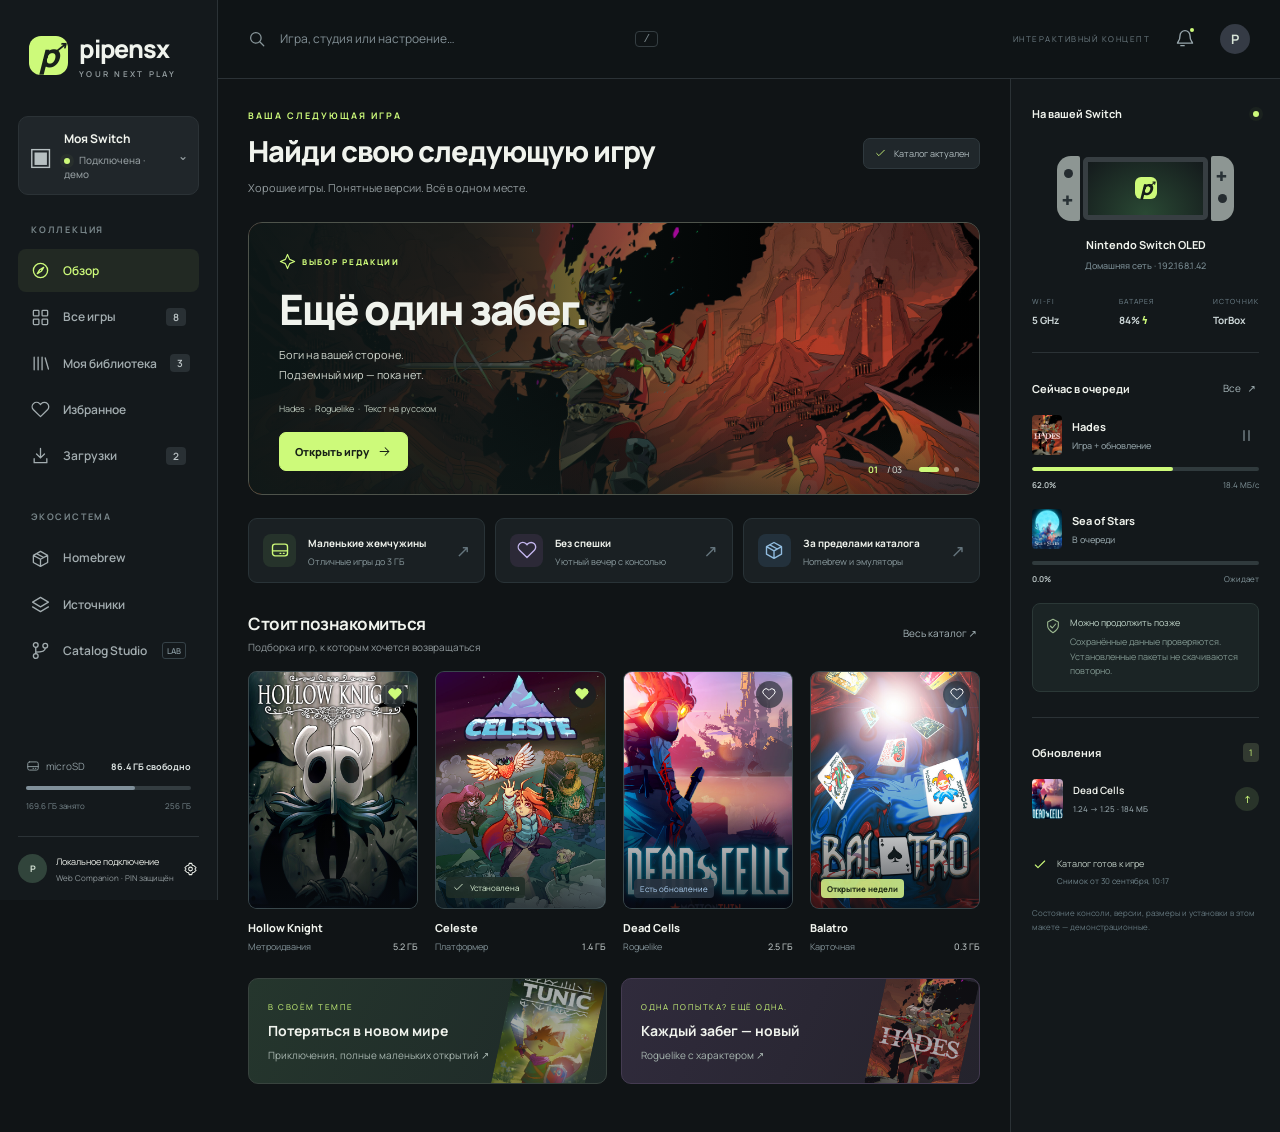
<file: docs/mockups/catalog-next/index.html>
<!doctype html>
<html lang="ru">
  <head>
    <meta charset="utf-8" />
    <meta name="viewport" content="width=device-width,initial-scale=1" />
    <meta name="theme-color" content="#101416" />
    <title>pipensx — следующий каталог</title>
    <link rel="stylesheet" href="style.css" />
  </head>
  <body>
    <div class="app">
      <aside class="sidebar">
        <a class="brand" href="#discover" aria-label="pipensx, главная"
          ><span class="brand-symbol">p<span>↗</span></span
          ><span>pipensx<small>YOUR NEXT PLAY</small></span></a
        >
        <div class="workspace">
          <span class="console-icon">▣</span>
          <div>
            Моя Switch<small
              ><i class="status-dot"></i> Подключена · демо</small
            >
          </div>
          <span class="subtle">⌄</span>
        </div>
        <div class="nav-label">КОЛЛЕКЦИЯ</div>
        <nav aria-label="Основная навигация">
          <button data-page="discover" class="nav-item active">
            <span data-icon="compass"></span>Обзор
          </button>
          <button data-page="catalog" class="nav-item">
            <span data-icon="grid"></span>Все игры<span class="nav-count"
              >8</span
            >
          </button>
          <button data-page="library" class="nav-item">
            <span data-icon="library"></span>Моя библиотека<span
              class="nav-count"
              id="library-count"
              >3</span
            >
          </button>
          <button data-page="favorites" class="nav-item">
            <span data-icon="heart"></span>Избранное
          </button>
          <button data-page="downloads" class="nav-item">
            <span data-icon="download"></span>Загрузки<span
              class="nav-count"
              id="queue-count"
              >2</span
            >
          </button>
        </nav>
        <div class="nav-label second-label">ЭКОСИСТЕМА</div>
        <nav aria-label="Источники и каталог">
          <button data-page="homebrew" class="nav-item">
            <span data-icon="box"></span>Homebrew
          </button>
          <button data-page="sources" class="nav-item">
            <span data-icon="layers"></span>Источники
          </button>
          <button data-page="pipeline" class="nav-item">
            <span data-icon="git"></span>Catalog Studio<span class="beta"
              >LAB</span
            >
          </button>
        </nav>
        <div class="sidebar-bottom">
          <div class="storage-label">
            <span data-icon="disk"></span>microSD
            <strong id="disk-free">86.4 ГБ свободно</strong>
          </div>
          <div class="storage-track"><span></span></div>
          <div class="storage-meta">
            <span>169.6 ГБ занято</span><span>256 ГБ</span>
          </div>
          <button class="profile" id="connection-button">
            <span class="avatar">P</span
            ><span
              >Локальное подключение<small
                >Web Companion · PIN защищён</small
              ></span
            ><span data-icon="settings"></span>
          </button>
        </div>
      </aside>
      <div class="shell">
        <header class="topbar">
          <button
            class="mobile-menu icon-button"
            id="menu-button"
            aria-label="Открыть меню"
          >
            <span data-icon="menu"></span>
          </button>
          <label class="global-search"
            ><span data-icon="search"></span
            ><input
              id="search"
              type="search"
              placeholder="Игра, студия или настроение…"
              aria-label="Поиск по каталогу"
            /><kbd>/</kbd></label
          >
          <div class="topbar-actions">
            <span class="demo-label">ИНТЕРАКТИВНЫЙ КОНЦЕПТ</span
            ><button
              class="icon-button"
              id="notifications-button"
              aria-label="Уведомления"
            >
              <span data-icon="bell"></span><i></i></button
            ><span class="avatar small">P</span>
          </div>
        </header>
        <div class="content-layout">
          <main id="main" tabindex="-1"></main>
          <aside class="activity" aria-label="Состояние консоли">
            <div class="activity-heading">
              На вашей Switch <i class="status-dot"></i>
            </div>
            <div class="device-art">
              <span class="joy left"></span>
              <div class="device-screen">
                <span class="brand-symbol mini">p<span>↗</span></span>
              </div>
              <span class="joy right"></span>
            </div>
            <div class="device-name">
              Nintendo Switch OLED<small>Домашняя сеть · 192.168.1.42</small>
            </div>
            <div class="device-stats">
              <span>WI-FI<strong>5 GHz</strong></span
              ><span
                >БАТАРЕЯ<strong>84% <span class="lime">ϟ</span></strong></span
              ><span>ИСТОЧНИК<strong>TorBox</strong></span>
            </div>
            <div class="divider"></div>
            <div class="section-mini">
              <h3>Сейчас в очереди</h3>
              <button class="text-button" data-page="downloads">
                Все <span>↗</span>
              </button>
            </div>
            <div id="mini-queue"></div>
            <div class="hint-card">
              <span data-icon="shield"></span>
              <div>
                Можно продолжить позже
                <p>
                  Сохранённые данные проверяются. Установленные пакеты не
                  скачиваются повторно.
                </p>
              </div>
            </div>
            <div class="divider"></div>
            <div class="section-mini">
              <h3>Обновления</h3>
              <span class="counter">1</span>
            </div>
            <button class="update-item" id="update-button">
              <img src="assets/dead.jpg" alt="" /><span
                >Dead Cells<small>1.24 → 1.25 · 184 МБ</small></span
              ><span class="circle-arrow">↑</span>
            </button>
            <div class="catalog-status">
              <span data-icon="check"></span>
              <div>
                Каталог готов к игре<small id="catalog-time"
                  >Снимок от 30 сентября, 10:17</small
                >
              </div>
            </div>
            <p class="demo-note">
              Состояние консоли, версии, размеры и установки в этом макете —
              демонстрационные.
            </p>
          </aside>
        </div>
      </div>
    </div>
    <dialog id="game-dialog" aria-labelledby="dialog-title"></dialog>
    <dialog id="info-dialog" class="info-dialog"></dialog>
    <div id="toast" class="toast" role="status" aria-live="polite"></div>
    <script src="app.js"></script>
  </body>
</html>
</file>
<file: docs/mockups/catalog-next/style.css>
@import url("https://fonts.googleapis.com/css2?family=Manrope:wght@400;500;600;650;700;800&display=swap");
.nav-item {
  white-space: nowrap;
}
.hero-tag svg {
  width: 17px;
  height: 17px;
}
.cover-badge svg {
  width: 13px;
  height: 13px;
}
.global-search input:focus-visible {
  outline-offset: 6px;
}
:root {
  color-scheme: dark;
  --bg: #101416;
  --panel: #191e21;
  --line: #2b3236;
  --text: #f0f3ed;
  --muted: #929b9e;
  --lime: #cdfa7a;
  --sidebar: 218px;
  --font: Manrope, system-ui, -apple-system, sans-serif;
}
* {
  box-sizing: border-box;
}
body {
  margin: 0;
  background: var(--bg);
  color: var(--text);
  font: 13px var(--font);
}
button,
input,
select {
  font: inherit;
}
button,
a,
input,
select {
  -webkit-tap-highlight-color: transparent;
}
button {
  cursor: pointer;
  color: inherit;
}
button {
  border: 0;
}
a {
  color: inherit;
  text-decoration: none;
}
button:focus-visible,
a:focus-visible,
input:focus-visible,
select:focus-visible {
  outline: 2px solid var(--lime);
  outline-offset: 4px;
}
button:disabled {
  opacity: 0.45;
  cursor: wait;
}
svg {
  width: 20px;
  height: 20px;
  fill: none;
  stroke: currentColor;
  stroke-width: 1.65;
  stroke-linecap: round;
  stroke-linejoin: round;
  vertical-align: middle;
}
h1,
h2,
h3,
p {
  margin: 0;
}
button {
  transition:
    background 0.16s,
    transform 0.16s,
    color 0.16s;
}
small {
  display: block;
}
i.status-dot {
  display: inline-block;
  background: var(--lime);
  width: 6px;
  height: 6px;
  border-radius: 50%;
  box-shadow: 0 0 0 4px #cdfa7a0b;
  margin-right: 7px;
}
.lime {
  color: var(--lime);
}
.subtle {
  color: var(--muted);
}
.sidebar {
  position: fixed;
  inset: 0 auto 0 0;
  width: var(--sidebar);
  border-right: 1px solid var(--line);
  background: #14191c;
  display: flex;
  flex-direction: column;
  padding: 31px 18px 0;
  z-index: 20;
}
.brand {
  display: flex;
  gap: 11px;
  align-items: center;
  padding: 0 11px;
  font-size: 25px;
  font-weight: 800;
  letter-spacing: -1.2px;
}
.brand small {
  font-size: 8px;
  font-weight: 650;
  color: var(--muted);
  letter-spacing: 2.25px;
  margin-top: 2px;
}
.brand-symbol {
  display: inline-flex;
  align-items: center;
  justify-content: center;
  position: relative;
  background: var(--lime);
  color: #18201b;
  width: 39px;
  height: 39px;
  border-radius: 12px;
  font-size: 32px;
  font-weight: 800;
  font-style: italic;
  line-height: 1;
}
.brand-symbol > span {
  position: absolute;
  font-size: 17px;
  right: 3px;
  top: 3px;
}
.workspace {
  margin: 37px 0 28px;
  padding: 13px 10px;
  background: #20262a;
  border: 1px solid #2b3236;
  border-radius: 10px;
  display: flex;
  gap: 11px;
  align-items: center;
  font-size: 12px;
  font-weight: 700;
}
.workspace small {
  margin-top: 6px;
  font-size: 10px;
  color: var(--muted);
  font-weight: 500;
}
.workspace > .subtle {
  margin-left: auto;
}
.console-icon {
  font-size: 25px;
  color: #b6bfc1;
}
.nav-label {
  font-size: 9px;
  letter-spacing: 1.8px;
  color: #788589;
  font-weight: 700;
  margin: 0 13px 10px;
}
.nav-item {
  display: flex;
  align-items: center;
  width: 100%;
  gap: 13px;
  padding: 12px 13px;
  margin: 3px 0;
  background: transparent;
  border-radius: 8px;
  color: #a3adb0;
  text-align: left;
  font-size: 12px;
  font-weight: 600;
}
.nav-item:hover {
  background: #20272a;
  color: white;
}
.nav-item.active {
  background: #cdfa7a12;
  color: var(--lime);
}
.nav-item svg {
  width: 19px;
  height: 19px;
}
.nav-count {
  margin-left: auto;
  font-size: 10px;
  min-width: 20px;
  padding: 2px 5px;
  border-radius: 4px;
  background: #293034;
  text-align: center;
  color: #bdc5c7;
}
.second-label {
  margin-top: 30px;
}
.beta {
  font-size: 8px;
  color: #84949b;
  border: 1px solid #364248;
  padding: 2px 4px;
  border-radius: 3px;
  margin-left: auto;
}
.sidebar-bottom {
  margin-top: auto;
  padding: 30px 8px 0;
}
.storage-label {
  display: flex;
  align-items: center;
  gap: 6px;
  font-size: 10px;
  color: #8c999e;
}
.storage-label svg {
  width: 14px;
}
.storage-label strong {
  margin-left: auto;
  color: #d9e0df;
  font-size: 9px;
}
.storage-track {
  height: 4px;
  background: #333c40;
  border-radius: 4px;
  margin: 10px 0;
}
.storage-track span {
  display: block;
  height: 100%;
  width: 66%;
  background: #80909a;
  border-radius: 4px;
}
.storage-meta {
  display: flex;
  justify-content: space-between;
  font-size: 8px;
  color: #79888e;
}
.profile {
  margin: 25px -8px 0;
  padding: 17px 0;
  border-top: 1px solid var(--line);
  display: flex;
  align-items: center;
  gap: 9px;
  background: none;
  width: calc(100% + 16px);
  text-align: left;
  font-size: 9px;
}
.profile small {
  font-size: 8px;
  color: var(--muted);
  margin-top: 4px;
}
.profile svg {
  width: 15px;
}
.avatar {
  width: 29px;
  height: 29px;
  border-radius: 50%;
  background: #31443b;
  color: #d7e4d7;
  display: inline-flex;
  align-items: center;
  justify-content: center;
  font-weight: 700;
  flex-shrink: 0;
}
.avatar.small {
  width: 30px;
  height: 30px;
  background: #353b45;
}
.shell {
  margin-left: var(--sidebar);
}
.topbar {
  height: 79px;
  border-bottom: 1px solid var(--line);
  display: flex;
  align-items: center;
  justify-content: space-between;
  padding: 0 30px;
  background: #101416e8;
  gap: 20px;
}
.global-search {
  display: flex;
  align-items: center;
  gap: 12px;
  max-width: 410px;
  flex: 1;
  color: #89979b;
}
.global-search svg {
  width: 18px;
}
.global-search input {
  background: transparent;
  border: 0;
  color: var(--text);
  width: 100%;
  font-size: 12px;
  outline: 0;
}
.global-search input::placeholder {
  color: #839096;
}
.global-search kbd {
  color: #7c898d;
  border: 1px solid #353e42;
  border-radius: 4px;
  padding: 1px 7px;
  font-size: 11px;
}
.topbar-actions {
  display: flex;
  align-items: center;
  gap: 20px;
}
.demo-label {
  font-size: 8px;
  letter-spacing: 1.5px;
  color: #6f7e85;
}
.icon-button {
  position: relative;
  background: transparent;
  color: #98a6ac;
  padding: 5px;
  border-radius: 6px;
  display: inline-flex;
  align-items: center;
  justify-content: center;
}
.icon-button:hover {
  background: #2b3338;
  color: white;
}
.icon-button i {
  position: absolute;
  top: 4px;
  right: 6px;
  width: 4px;
  height: 4px;
  background: var(--lime);
  border-radius: 50%;
}
.mobile-menu {
  display: none;
}
.content-layout {
  display: grid;
  grid-template-columns: minmax(0, 1fr) 270px;
}
main {
  padding: 30px 30px 48px;
  min-width: 0;
}
.page-header {
  display: flex;
  justify-content: space-between;
  align-items: center;
  margin-bottom: 24px;
  gap: 14px;
}
.eyebrow {
  font-size: 9px;
  font-weight: 700;
  letter-spacing: 2px;
  color: var(--lime);
  text-transform: uppercase;
  margin-bottom: 9px;
}
.page-header h1 {
  font-size: 29px;
  letter-spacing: -1px;
  font-weight: 800;
}
.page-header p {
  font-size: 11px;
  color: var(--muted);
  margin-top: 8px;
  line-height: 1.7;
}
.sync-chip {
  white-space: nowrap;
  background: #20272b;
  border: 1px solid #2f393e;
  padding: 8px 10px;
  border-radius: 7px;
  font-size: 9px;
  color: #b2bec1;
  display: flex;
  align-items: center;
  gap: 7px;
}
.sync-chip svg {
  width: 13px;
  height: 13px;
  color: var(--lime);
}
.hero {
  position: relative;
  height: 273px;
  overflow: hidden;
  border-radius: 14px;
  background: #2c2825;
  margin-bottom: 23px;
  border: 1px solid #4e534b;
}
.hero > img {
  position: absolute;
  inset: 0;
  width: 100%;
  height: 100%;
  object-fit: cover;
  object-position: 65% 40%;
}
.hero:after {
  content: "";
  position: absolute;
  inset: 0;
  background:
    linear-gradient(
      90deg,
      rgba(13, 23, 23, 0.97) 0%,
      rgba(13, 23, 23, 0.82) 31%,
      rgba(13, 23, 23, 0.05) 78%
    ),
    linear-gradient(0deg, rgba(13, 23, 23, 0.65), transparent 45%);
}
.hero-copy {
  position: relative;
  z-index: 1;
  padding: 30px;
  width: 58%;
}
.hero-tag {
  display: inline-flex;
  align-items: center;
  gap: 6px;
  font-size: 8px;
  font-weight: 800;
  letter-spacing: 1.7px;
  color: var(--lime);
  margin-bottom: 15px;
}
.hero-copy h2 {
  font-size: 42px;
  letter-spacing: -1.7px;
  line-height: 1.15;
  font-weight: 800;
}
.hero-copy p {
  color: #d2d9d0;
  font-size: 11px;
  line-height: 1.8;
  margin: 12px 0 17px;
  max-width: 280px;
}
.hero-meta {
  font-size: 9px;
  color: #b6c3b6;
  margin-bottom: 17px;
}
.hero-bottom {
  position: absolute;
  bottom: 18px;
  right: 20px;
  z-index: 1;
  font-size: 9px;
  color: #e5eee3;
  display: flex;
  gap: 9px;
  align-items: center;
}
.hero-bottom b {
  color: var(--lime);
}
.hero-dots {
  display: flex;
  gap: 5px;
  margin-left: 8px;
}
.hero-dots span {
  width: 5px;
  height: 5px;
  border-radius: 50%;
  background: #ffffff50;
}
.hero-dots span:first-child {
  width: 20px;
  background: var(--lime);
  border-radius: 3px;
}
.btn {
  display: inline-flex;
  align-items: center;
  justify-content: center;
  gap: 8px;
  padding: 11px 15px;
  background: var(--lime);
  border: 1px solid var(--lime);
  border-radius: 7px;
  color: #182117;
  font-size: 11px;
  font-weight: 800;
}
.btn:hover {
  background: #defba8;
  border-color: #defba8;
  transform: translateY(-1px);
}
.btn svg {
  width: 15px;
  height: 15px;
}
.btn.secondary {
  background: #242c30;
  border-color: #39464c;
  color: #d7e0e2;
}
.btn.secondary:hover {
  background: #303a3e;
}
.btn.ghost {
  background: transparent;
  border-color: #39464c;
  color: #d7e0e2;
}
.btn.danger {
  background: #382528;
  border-color: #543438;
  color: #e5a3a3;
}
.discover-shortcuts {
  display: grid;
  grid-template-columns: repeat(3, 1fr);
  gap: 10px;
  margin-bottom: 29px;
}
.shortcut {
  display: flex;
  align-items: center;
  text-align: left;
  gap: 12px;
  background: #1a2023;
  border: 1px solid #293337;
  border-radius: 9px;
  padding: 14px;
}
.shortcut:hover {
  border-color: #6f8755;
  background: #20282b;
}
.shortcut-icon {
  width: 33px;
  height: 33px;
  display: flex;
  align-items: center;
  justify-content: center;
  background: #26332b;
  color: var(--lime);
  border-radius: 8px;
  flex-shrink: 0;
}
.shortcut:nth-child(2) .shortcut-icon {
  background: #2c2937;
  color: #c3b5ed;
}
.shortcut:nth-child(3) .shortcut-icon {
  background: #23313c;
  color: #91bcdf;
}
.shortcut strong {
  font-size: 10px;
}
.shortcut small {
  color: #8b9b9f;
  font-size: 9px;
  margin-top: 4px;
}
.shortcut .arrow {
  margin-left: auto;
  font-size: 17px;
  color: #65757d;
}
.section-heading {
  display: flex;
  align-items: center;
  justify-content: space-between;
  gap: 10px;
  margin-bottom: 17px;
}
.section-heading h2 {
  font-size: 17px;
  letter-spacing: -0.5px;
}
.section-heading p {
  color: var(--muted);
  font-size: 10px;
  margin-top: 5px;
}
.text-button {
  color: #a6b5b9;
  font-size: 10px;
  background: none;
  padding: 3px;
  display: flex;
  gap: 7px;
  align-items: center;
}
.text-button:hover {
  color: var(--lime);
}
.game-grid {
  display: grid;
  grid-template-columns: repeat(4, minmax(0, 1fr));
  gap: 17px;
}
.game-card {
  min-width: 0;
}
.cover-wrap {
  position: relative;
  aspect-ratio: 2/2.8;
  border-radius: 9px;
  overflow: hidden;
  background: #29383d;
  border: 1px solid #ffffff13;
  transition:
    transform 0.2s,
    border-color 0.2s;
  cursor: pointer;
}
.cover-wrap:hover {
  transform: translateY(-4px);
  border-color: #cdfa7a88;
}
.cover-wrap img {
  width: 100%;
  height: 100%;
  object-fit: cover;
}
.cover-wrap:after {
  content: "";
  position: absolute;
  inset: 55% 0 0;
  background: linear-gradient(transparent, #080d13bb);
  pointer-events: none;
}
.game-open {
  position: absolute;
  inset: 0;
  width: 100%;
  background: transparent;
  z-index: 1;
}
.heart-button {
  position: absolute;
  right: 9px;
  top: 9px;
  z-index: 2;
  background: #14202499;
  backdrop-filter: blur(7px);
  width: 27px;
  height: 27px;
  display: flex;
  align-items: center;
  justify-content: center;
  color: #fff;
  border-radius: 50%;
}
.heart-button svg {
  width: 14px;
  height: 14px;
}
.heart-button.saved {
  color: var(--lime);
}
.heart-button.saved svg {
  fill: var(--lime);
  stroke: var(--lime);
}
.cover-badge {
  position: absolute;
  bottom: 10px;
  left: 10px;
  z-index: 2;
  pointer-events: none;
  display: flex;
  align-items: center;
  gap: 5px;
  border-radius: 4px;
  padding: 4px 6px;
  font-size: 8px;
  background: #202e27dd;
  color: #d9eed3;
}
.cover-badge.new {
  background: #d8f68bdc;
  color: #223019;
  font-weight: 800;
}
.cover-badge.update {
  background: #293441eb;
  color: #afd2f4;
}
.game-title {
  font-size: 11px;
  font-weight: 750;
  margin-top: 11px;
  white-space: nowrap;
  overflow: hidden;
  text-overflow: ellipsis;
}
.game-subtitle {
  color: #829298;
  font-size: 9px;
  margin-top: 5px;
  display: flex;
  justify-content: space-between;
  gap: 5px;
}
.game-subtitle b {
  font-weight: 500;
  color: #b5bdbd;
}
.collections {
  display: grid;
  grid-template-columns: 1fr 1fr;
  gap: 14px;
  margin-top: 25px;
}
.collection {
  position: relative;
  padding: 19px;
  border: 1px solid #38433e;
  background: linear-gradient(115deg, #25362d, #1e2928);
  border-radius: 10px;
  text-align: left;
  overflow: hidden;
  min-height: 106px;
}
.collection:nth-child(2) {
  background: linear-gradient(115deg, #302b3c, #24232c);
  border-color: #443b51;
}
.collection h3 {
  font-size: 14px;
  position: relative;
  z-index: 1;
}
.collection p {
  font-size: 10px;
  color: #a7b5af;
  margin-top: 8px;
  position: relative;
  z-index: 1;
}
.collection small {
  font-size: 8px;
  letter-spacing: 1.5px;
  color: var(--lime);
  margin-bottom: 9px;
}
.collection .collection-art {
  position: absolute;
  right: 13px;
  bottom: -27px;
  width: 92px;
  transform: rotate(12deg);
  border-radius: 5px;
  opacity: 0.6;
}
.activity {
  border-left: 1px solid var(--line);
  padding: 27px 21px;
  min-height: calc(100vh - 79px);
  background: #13181b;
}
.activity-heading {
  display: flex;
  justify-content: space-between;
  align-items: center;
  font-size: 11px;
  font-weight: 700;
}
.activity-heading .status-dot {
  margin: 0;
}
.device-art {
  display: flex;
  justify-content: center;
  align-items: center;
  height: 116px;
  padding-top: 18px;
}
.device-screen {
  height: 63px;
  width: 125px;
  border: 5px solid #373e42;
  border-radius: 5px;
  background: radial-gradient(ellipse at bottom, #2a4934, #141a1c);
  display: flex;
  align-items: center;
  justify-content: center;
}
.mini {
  width: 22px;
  height: 22px;
  border-radius: 6px;
  font-size: 20px;
}
.mini > span {
  font-size: 10px;
  top: 2px;
  right: 1px;
}
.joy {
  position: relative;
  height: 65px;
  width: 23px;
  background: #8d9693;
}
.joy.left {
  border-radius: 14px 2px 2px 14px;
  margin-right: 3px;
}
.joy.right {
  border-radius: 2px 14px 14px 2px;
  margin-left: 3px;
}
.joy:before {
  content: "";
  position: absolute;
  width: 9px;
  height: 9px;
  background: #252c30;
  border-radius: 50%;
  left: 7px;
  top: 13px;
}
.joy:after {
  content: "✚";
  position: absolute;
  color: #293236;
  font-size: 13px;
  left: 5px;
  bottom: 12px;
}
.joy.right:before {
  top: 38px;
}
.joy.right:after {
  top: 11px;
  bottom: auto;
}
.device-name {
  text-align: center;
  font-size: 11px;
  font-weight: 700;
}
.device-name small {
  color: #778990;
  font-size: 9px;
  margin-top: 7px;
  font-weight: 500;
}
.device-stats {
  display: flex;
  justify-content: space-between;
  margin-top: 25px;
}
.device-stats > span {
  color: #70838c;
  font-size: 7px;
  letter-spacing: 1px;
}
.device-stats strong {
  display: block;
  color: #cdd7d8;
  font-size: 10px;
  margin-top: 7px;
  letter-spacing: 0;
}
.divider {
  height: 1px;
  background: var(--line);
  margin: 25px 0;
}
.section-mini {
  display: flex;
  justify-content: space-between;
  align-items: center;
  margin-bottom: 17px;
}
.section-mini h3 {
  font-size: 11px;
}
.mini-task {
  margin-bottom: 19px;
}
.mini-task-top {
  display: flex;
  gap: 10px;
  align-items: center;
}
.mini-task img {
  height: 40px;
  width: 30px;
  object-fit: cover;
  border-radius: 4px;
}
.mini-task-title {
  font-size: 11px;
  font-weight: 700;
  flex: 1;
}
.mini-task-title small {
  color: #8d9ca1;
  font-size: 9px;
  margin-top: 5px;
  font-weight: 500;
}
.mini-task .icon-button svg {
  width: 15px;
  height: 15px;
}
.progress-track {
  height: 4px;
  background: #303a3d;
  border-radius: 4px;
  margin: 12px 0 8px;
  overflow: hidden;
}
.progress-track span {
  display: block;
  background: var(--lime);
  height: 100%;
  border-radius: 4px;
  transition: width 0.6s;
}
.progress-meta {
  display: flex;
  justify-content: space-between;
  font-size: 8px;
  color: #85989e;
}
.progress-meta b {
  color: #ced9d9;
  font-weight: 600;
}
.hint-card {
  display: flex;
  gap: 9px;
  align-items: flex-start;
  background: #1b2425;
  border: 1px solid #2b3837;
  border-radius: 8px;
  padding: 12px;
  color: #c1d6ca;
  font-size: 9px;
  line-height: 1.6;
}
.hint-card svg {
  color: #9ab78f;
  width: 16px;
  height: 16px;
  flex-shrink: 0;
  margin-top: 2px;
}
.hint-card p {
  color: #819790;
  font-size: 9px;
  margin-top: 5px;
}
.counter {
  background: #323a31;
  color: var(--lime);
  border-radius: 4px;
  padding: 3px 6px;
  font-size: 9px;
}
.update-item {
  display: flex;
  align-items: center;
  width: 100%;
  gap: 10px;
  background: none;
  text-align: left;
  padding: 0;
}
.update-item img {
  width: 31px;
  height: 40px;
  object-fit: cover;
  border-radius: 4px;
}
.update-item > span {
  font-size: 10px;
  font-weight: 600;
}
.update-item small {
  color: #91a0a6;
  font-size: 8px;
  margin-top: 6px;
  font-weight: 500;
}
.circle-arrow {
  margin-left: auto;
  background: #29342a;
  color: var(--lime);
  width: 24px;
  height: 24px;
  border-radius: 50%;
  display: flex;
  align-items: center;
  justify-content: center;
}
.catalog-status {
  display: flex;
  gap: 9px;
  margin-top: 38px;
  color: #c0cdc4;
  font-size: 9px;
}
.catalog-status svg {
  width: 16px;
  height: 16px;
  color: var(--lime);
}
.catalog-status small {
  color: #73878e;
  font-size: 8px;
  margin-top: 5px;
}
.demo-note {
  color: #65787f;
  font-size: 8px;
  line-height: 1.8;
  margin-top: 20px;
}
.filters {
  display: flex;
  flex-wrap: wrap;
  gap: 8px;
  align-items: center;
  margin-bottom: 22px;
}
.filter-chip {
  background: #1d2529;
  border: 1px solid #303c42;
  padding: 8px 11px;
  border-radius: 6px;
  font-size: 10px;
  color: #a1b0b5;
  display: flex;
  gap: 7px;
  align-items: center;
}
.filter-chip.active {
  border-color: #91ab60;
  background: #cdfa7a12;
  color: var(--lime);
}
select.filter-chip {
  color: #b8c5c8;
  max-width: 160px;
}
.filter-count {
  margin-left: auto;
  color: #83979f;
  font-size: 10px;
}
.catalog-full .game-grid {
  grid-template-columns: repeat(4, minmax(0, 1fr));
}
.empty {
  border: 1px dashed #3a484e;
  border-radius: 12px;
  padding: 44px 24px;
  text-align: center;
  color: #9db0b8;
  line-height: 1.9;
}
.empty h2 {
  color: #e5eeea;
  margin-bottom: 9px;
}
.library-summary,
.studio-stats {
  display: grid;
  grid-template-columns: repeat(3, 1fr);
  gap: 12px;
  margin-bottom: 25px;
}
.stat-card {
  background: #1a2226;
  border: 1px solid #2f3b41;
  border-radius: 9px;
  padding: 18px;
}
.stat-card small {
  font-size: 9px;
  color: #8c9fa6;
  margin-bottom: 10px;
}
.stat-card strong {
  font-size: 24px;
  letter-spacing: -1px;
}
.stat-card p {
  font-size: 9px;
  color: #839b92;
  margin-top: 8px;
}
.task-card {
  background: #1a2226;
  border: 1px solid #303d43;
  border-radius: 12px;
  margin: 13px 0;
  padding: 20px;
}
.task-card-head {
  display: flex;
  align-items: center;
  gap: 14px;
}
.task-card img {
  width: 43px;
  height: 57px;
  object-fit: cover;
  border-radius: 5px;
}
.task-card-title {
  flex: 1;
}
.task-card h3 {
  font-size: 15px;
}
.task-card-title p {
  font-size: 10px;
  color: #90a3aa;
  margin-top: 8px;
}
.pill {
  display: inline-flex;
  align-items: center;
  gap: 6px;
  background: #2d3b2d;
  color: var(--lime);
  border: 1px solid #45553b;
  padding: 5px 8px;
  border-radius: 5px;
  font-size: 9px;
}
.pill.blue {
  background: #263849;
  color: #a6c7e4;
  border-color: #384c5b;
}
.pill.gray {
  background: #283237;
  color: #aabdc4;
  border-color: #3b474d;
}
.task-details {
  display: flex;
  justify-content: space-between;
  font-size: 10px;
  color: #8ca0a8;
  margin-top: 14px;
}
.task-actions {
  display: flex;
  gap: 8px;
  margin-top: 17px;
}
.task-actions .btn {
  padding: 8px 12px;
  font-size: 10px;
}
.notice {
  background: #1e2b26;
  border: 1px solid #364d3d;
  border-radius: 9px;
  padding: 15px;
  display: flex;
  gap: 10px;
  color: #b7cdb7;
  font-size: 11px;
  line-height: 1.8;
  margin-bottom: 22px;
}
.notice svg {
  color: var(--lime);
  flex-shrink: 0;
  margin-top: 3px;
}
.source-card {
  display: flex;
  gap: 15px;
  align-items: center;
  padding: 20px;
  background: #1b2327;
  border: 1px solid #303e45;
  border-radius: 10px;
  margin-bottom: 13px;
}
.source-icon {
  width: 43px;
  height: 43px;
  background: #303e33;
  border-radius: 10px;
  color: var(--lime);
  display: flex;
  align-items: center;
  justify-content: center;
  flex-shrink: 0;
}
.source-copy {
  flex: 1;
}
.source-copy h3 {
  font-size: 13px;
}
.source-copy p {
  font-size: 10px;
  color: #8ca3ab;
  line-height: 1.7;
  margin-top: 6px;
}
.source-copy small {
  font-size: 9px;
  color: #b3c6bd;
  margin-top: 8px;
}
.toggle {
  width: 34px;
  height: 20px;
  border-radius: 20px;
  background: #465459;
  padding: 3px;
  flex-shrink: 0;
}
.toggle > span {
  display: block;
  width: 14px;
  height: 14px;
  border-radius: 50%;
  background: #c9d2d4;
  transition: transform 0.2s;
}
.toggle.on {
  background: var(--lime);
}
.toggle.on > span {
  background: #263025;
  transform: translateX(14px);
}
.studio-hero {
  background: radial-gradient(ellipse at top right, #34482d, #1c2926 55%);
  border: 1px solid #425840;
  border-radius: 12px;
  padding: 27px;
  margin-bottom: 23px;
  position: relative;
  overflow: hidden;
}
.studio-hero h2 {
  font-size: 25px;
  letter-spacing: -0.9px;
  margin: 9px 0;
}
.studio-hero p {
  color: #a9beb2;
  font-size: 11px;
  line-height: 1.9;
  max-width: 540px;
}
.studio-hero .btn {
  margin-top: 20px;
}
.studio-stats {
  grid-template-columns: repeat(4, 1fr);
}
.studio-stats .stat-card {
  padding: 15px;
}
.studio-stats .stat-card strong {
  font-size: 20px;
}
.pipeline {
  display: grid;
  grid-template-columns: repeat(4, 1fr);
  gap: 10px;
  margin-bottom: 25px;
}
.pipeline-step {
  padding: 17px 12px;
  border: 1px solid #344249;
  background: #1b252a;
  border-radius: 9px;
  position: relative;
  min-width: 0;
}
.pipeline-step:not(:last-child):after {
  content: "→";
  position: absolute;
  right: -10px;
  top: 35px;
  z-index: 1;
  color: #92a3a3;
}
.step-icon {
  color: var(--lime);
  margin-bottom: 13px;
}
.pipeline-step h3 {
  font-size: 11px;
  margin-bottom: 7px;
}
.pipeline-step p {
  color: #8ba1aa;
  font-size: 9px;
  line-height: 1.8;
}
.pipeline-step.running {
  border-color: var(--lime);
  box-shadow: 0 0 20px #cdfa7a09;
}
.pipeline-step.done {
  border-color: #617b4e;
}
.studio-columns {
  display: grid;
  grid-template-columns: 1.1fr 1fr;
  gap: 17px;
}
.panel {
  background: #192226;
  border: 1px solid #2c3c44;
  border-radius: 10px;
  padding: 20px;
}
.panel h3 {
  font-size: 13px;
  margin-bottom: 15px;
}
.panel p {
  font-size: 10px;
  color: #91a7ae;
  line-height: 1.9;
}
.build-log {
  font:
    10px ui-monospace,
    SFMono-Regular,
    monospace;
  color: #91a89c;
  background: #111a1e;
  border-radius: 6px;
  padding: 13px;
  line-height: 2;
  white-space: pre-wrap;
  min-height: 180px;
  overflow-wrap: anywhere;
}
.build-log .ok {
  color: var(--lime);
}
.data-row {
  display: flex;
  justify-content: space-between;
  gap: 10px;
  border-bottom: 1px solid #2a3a41;
  padding: 11px 0;
  font-size: 10px;
  color: #99acb4;
}
.data-row strong {
  font-weight: 600;
  color: #d4e0df;
  text-align: right;
}
.technical-note {
  margin-top: 19px;
  color: #8ca1a9;
  font-size: 10px;
  line-height: 1.9;
}
.technical-note a {
  color: #c1daaa;
  text-decoration: underline;
  text-underline-offset: 3px;
}
.architecture {
  margin-top: 22px;
}
.architecture-grid {
  display: grid;
  grid-template-columns: 1fr 1fr;
  gap: 13px;
}
.architecture-grid .panel {
  padding: 17px;
}
.architecture-grid h3 {
  font-size: 12px;
}
.architecture-grid p {
  font-size: 10px;
}
.architecture-grid .eyebrow {
  font-size: 8px;
}
.hb-grid {
  display: grid;
  grid-template-columns: 1fr 1fr;
  gap: 15px;
}
.hb-card {
  padding: 21px;
  background: #1d272c;
  border: 1px solid #34434a;
  border-radius: 11px;
}
.hb-icon {
  background: #324638;
  color: var(--lime);
  font-size: 24px;
  width: 50px;
  height: 50px;
  border-radius: 12px;
  display: flex;
  align-items: center;
  justify-content: center;
  margin-bottom: 18px;
}
.hb-card h3 {
  font-size: 16px;
}
.hb-card p {
  font-size: 10px;
  color: #97acb4;
  line-height: 1.8;
  margin: 9px 0 17px;
}
.hb-card small {
  color: #8fb59c;
  font-size: 9px;
  margin-bottom: 17px;
}
dialog {
  color: var(--text);
  background: #182126;
  border: 1px solid #45524e;
  border-radius: 16px;
  max-width: 890px;
  width: calc(100% - 40px);
  padding: 0;
  box-shadow: 0 35px 150px #0009;
  max-height: 90vh;
  overflow: auto;
}
dialog::backdrop {
  background: #060b10b8;
  backdrop-filter: blur(7px);
}
.modal-layout {
  display: grid;
  grid-template-columns: 265px 1fr;
}
.modal-art {
  position: relative;
  background: #152026;
  padding: 23px;
}
.modal-art > img {
  width: 100%;
  border-radius: 9px;
  aspect-ratio: 2/3;
  object-fit: cover;
}
.modal-art .art-meta {
  padding-top: 20px;
  color: #93aaa5;
  font-size: 10px;
  line-height: 2;
}
.modal-art .art-meta strong {
  color: #c8d8ce;
}
.modal-content {
  padding: 28px;
  min-width: 0;
}
.modal-close {
  position: absolute;
  right: 15px;
  top: 13px;
  z-index: 2;
  background: #1a2429bb;
  color: #c0cccf;
}
.modal-content h2 {
  font-size: 28px;
  letter-spacing: -1px;
  margin-top: 9px;
}
.modal-subtitle {
  color: #8da5ac;
  font-size: 10px;
  line-height: 1.8;
  margin: 9px 0 19px;
}
.modal-tabs {
  display: flex;
  gap: 20px;
  border-bottom: 1px solid #35424a;
  margin-bottom: 17px;
}
.modal-tab {
  color: #8da6af;
  background: none;
  padding: 0 0 12px;
  font-size: 10px;
  border-bottom: 2px solid transparent;
}
.modal-tab.active {
  color: var(--lime);
  border-color: var(--lime);
}
.release-choice {
  border: 1px solid #34484b;
  padding: 12px;
  border-radius: 8px;
  display: flex;
  gap: 9px;
  align-items: flex-start;
  margin-bottom: 9px;
  font-size: 10px;
  cursor: pointer;
}
.release-choice:has(input:checked) {
  border-color: #9abc68;
  background: #cdfa7a08;
}
.release-choice input {
  accent-color: var(--lime);
  margin-top: 3px;
}
.release-choice > span {
  flex: 1;
}
.release-choice strong {
  display: block;
  font-size: 11px;
}
.release-choice small {
  margin-top: 6px;
  color: #8fa4a8;
  font-size: 9px;
  line-height: 1.8;
}
.release-choice b {
  font-size: 9px;
  color: var(--lime);
  font-weight: 600;
}
.file-row {
  display: flex;
  align-items: center;
  gap: 9px;
  padding: 10px 0;
  border-bottom: 1px solid #2a3b43;
  color: #beced0;
  font-size: 10px;
}
.file-row input {
  accent-color: var(--lime);
}
.file-row span {
  margin-left: auto;
  color: #8ea5ae;
  font-size: 9px;
}
.file-row .installed-mark {
  color: #bed798;
}
.modal-content h3 {
  font-size: 11px;
  margin: 19px 0 6px;
}
.space-preview {
  background: #202e2c;
  border: 1px solid #3e5547;
  border-radius: 8px;
  padding: 13px;
  margin-top: 18px;
}
.space-preview .data-row {
  padding: 5px 0;
  border: 0;
  font-size: 9px;
}
.space-preview .data-row strong {
  color: #d0e4c4;
}
.modal-actions {
  display: flex;
  gap: 9px;
  align-items: center;
  margin-top: 18px;
}
.modal-actions .btn:first-child {
  flex: 1;
}
.modal-footnote {
  font-size: 8px;
  color: #7f98a1;
  line-height: 1.8;
  margin-top: 12px;
}
.about-text {
  font-size: 12px;
  line-height: 2;
  color: #adc1c5;
}
.info-dialog {
  max-width: 550px;
  padding: 28px;
}
.info-dialog h2 {
  font-size: 21px;
  margin-bottom: 15px;
}
.info-dialog p {
  font-size: 12px;
  color: #a6bec5;
  line-height: 1.9;
}
.info-dialog .btn {
  margin-top: 22px;
}
.toast {
  position: fixed;
  bottom: 24px;
  left: calc(50% + 70px);
  transform: translate(-50%, 20px);
  background: #d5fa9a;
  color: #24311c;
  border: 1px solid #e4ffb9;
  border-radius: 9px;
  box-shadow: 0 10px 40px #0006;
  padding: 14px 21px;
  font-size: 12px;
  font-weight: 650;
  max-width: calc(100% - 40px);
  opacity: 0;
  pointer-events: none;
  z-index: 100;
  transition:
    opacity 0.2s,
    transform 0.2s;
}
.toast.show {
  opacity: 1;
  transform: translate(-50%, 0);
}
.queue-toolbar {
  display: flex;
  gap: 9px;
  margin-bottom: 20px;
}
.build-toolbar {
  display: flex;
  gap: 9px;
  align-items: center;
  flex-wrap: wrap;
  margin-top: 18px;
}
.switch-label {
  display: flex;
  align-items: center;
  gap: 8px;
  color: #a2b6b9;
  font-size: 10px;
}
.switch-label input {
  accent-color: var(--lime);
}
.small-note {
  font-size: 10px;
  line-height: 1.8;
  color: #8fa4ac;
  margin: 20px 0;
}
.library-update-bar {
  display: flex;
  gap: 14px;
  align-items: center;
  justify-content: space-between;
  background: #202f29;
  border: 1px solid #415342;
  border-radius: 9px;
  padding: 16px;
  margin-bottom: 25px;
}
.library-update-bar strong {
  font-size: 11px;
}
.library-update-bar p {
  font-size: 9px;
  color: #9fb5a4;
  margin-top: 6px;
}
.fade-in {
  animation: enter 0.3s ease-out;
}
@keyframes enter {
  from {
    opacity: 0;
    transform: translateY(7px);
  }
  to {
    opacity: 1;
    transform: none;
  }
}
@media (min-width: 1550px) {
  :root {
    --sidebar: 235px;
  }
  .content-layout {
    grid-template-columns: minmax(0, 1fr) 295px;
  }
  .activity {
    padding: 30px;
  }
  .hero {
    height: 310px;
  }
  .hero-copy {
    padding: 35px;
  }
  .hero-copy h2 {
    font-size: 49px;
  }
  .game-grid,
  .catalog-full .game-grid {
    grid-template-columns: repeat(4, minmax(0, 1fr));
  }
  main {
    padding: 33px 36px;
  }
  .cover-wrap {
    aspect-ratio: 2/2.6;
  }
}
@media (max-width: 1200px) {
  .content-layout {
    grid-template-columns: minmax(0, 1fr) 235px;
  }
  .activity {
    padding: 25px 15px;
  }
  :root {
    --sidebar: 200px;
  }
  main {
    padding: 26px 23px;
  }
  .sidebar {
    padding-left: 12px;
    padding-right: 12px;
  }
  .hero-copy {
    padding: 25px;
    width: 66%;
  }
  .hero-copy h2 {
    font-size: 36px;
  }
  .shortcut {
    padding: 11px;
    gap: 8px;
  }
  .shortcut .arrow {
    display: none;
  }
  .shortcut strong {
    font-size: 9px;
  }
  .game-grid {
    gap: 12px;
  }
  .studio-stats {
    grid-template-columns: 1fr 1fr;
  }
  .pipeline {
    grid-template-columns: 1fr 1fr;
  }
  .pipeline-step:after {
    display: none;
  }
  .studio-columns {
    grid-template-columns: 1fr;
  }
}
@media (max-width: 1000px) {
  .activity {
    display: none;
  }
  .content-layout {
    grid-template-columns: 1fr;
  }
  .hero {
    height: 290px;
  }
  .demo-label {
    display: none;
  }
  .catalog-full .game-grid {
    grid-template-columns: repeat(4, minmax(0, 1fr));
  }
}
@media (max-width: 700px) {
  :root {
    --sidebar: 0px;
  }
  .sidebar {
    width: 218px;
    transform: translateX(-100%);
    transition: transform 0.2s;
    box-shadow: 20px 0 70px #0008;
  }
  .sidebar.open {
    transform: none;
  }
  .shell {
    margin-left: 0;
  }
  .topbar {
    height: 65px;
    padding: 0 16px;
    gap: 10px;
  }
  .mobile-menu {
    display: flex;
  }
  .topbar-actions {
    gap: 10px;
  }
  .topbar-actions .avatar {
    display: none;
  }
  .global-search {
    gap: 8px;
  }
  .global-search input {
    font-size: 10px;
  }
  .global-search kbd {
    display: none;
  }
  main {
    padding: 24px 17px;
  }
  .page-header h1 {
    font-size: 25px;
  }
  .page-header {
    align-items: flex-start;
  }
  .page-header .sync-chip {
    font-size: 8px;
    padding: 6px;
  }
  .page-header p {
    font-size: 10px;
  }
  .hero {
    height: 275px;
  }
  .hero-copy {
    width: 85%;
    padding: 25px 22px;
  }
  .hero-copy h2 {
    font-size: 37px;
  }
  .hero-copy p {
    max-width: 240px;
  }
  .hero > img {
    object-position: 65%;
  }
  .hero:after {
    background: linear-gradient(90deg, #0d1717ed, #0d171799 50%, #0d171744);
  }
  .hero-bottom {
    font-size: 8px;
    right: 13px;
    bottom: 12px;
  }
  .discover-shortcuts {
    gap: 7px;
  }
  .shortcut {
    flex-direction: column;
    align-items: flex-start;
    padding: 12px 9px;
  }
  .shortcut strong {
    font-size: 9px;
  }
  .shortcut small {
    font-size: 8px;
    line-height: 1.5;
  }
  .game-grid,
  .catalog-full .game-grid {
    grid-template-columns: repeat(2, minmax(0, 1fr));
    gap: 18px 13px;
  }
  .cover-wrap {
    aspect-ratio: 2/2.7;
  }
  .game-title {
    font-size: 12px;
  }
  .game-subtitle {
    font-size: 9px;
  }
  .collections {
    grid-template-columns: 1fr;
  }
  .collection {
    min-height: 114px;
  }
  .filters {
    gap: 7px;
  }
  .filter-count {
    margin-left: 0;
  }
  .library-summary {
    gap: 8px;
  }
  .stat-card {
    padding: 12px;
  }
  .stat-card strong {
    font-size: 20px;
  }
  .stat-card small {
    line-height: 1.6;
  }
  .task-card {
    padding: 15px;
  }
  .task-card h3 {
    font-size: 12px;
  }
  .task-card-head {
    gap: 10px;
  }
  .task-card-head .pill {
    font-size: 8px;
  }
  .task-details {
    font-size: 8px;
  }
  .task-actions {
    flex-wrap: wrap;
  }
  .source-card {
    padding: 15px;
    gap: 10px;
  }
  .source-copy h3 {
    font-size: 11px;
  }
  .source-copy p {
    font-size: 9px;
  }
  .source-icon {
    width: 35px;
    height: 35px;
  }
  .studio-hero {
    padding: 21px;
  }
  .studio-hero h2 {
    font-size: 22px;
  }
  .architecture-grid,
  .hb-grid {
    grid-template-columns: 1fr;
  }
  .modal-layout {
    grid-template-columns: 1fr;
  }
  .modal-art {
    display: none;
  }
  .modal-content {
    padding: 24px 20px;
  }
  .modal-content h2 {
    font-size: 25px;
  }
  .modal-tabs {
    gap: 14px;
  }
  .modal-tabs button {
    font-size: 9px;
  }
  .modal-actions {
    flex-wrap: wrap;
  }
  dialog {
    width: calc(100% - 24px);
    max-height: 93vh;
  }
  .toast {
    left: 50%;
    font-size: 11px;
    width: max-content;
  }
  .library-update-bar {
    align-items: flex-start;
    gap: 10px;
  }
  .library-update-bar .btn {
    font-size: 9px;
    padding: 8px;
  }
  .queue-toolbar {
    flex-wrap: wrap;
  }
}
@media (prefers-reduced-motion: reduce) {
  * {
    animation: none !important;
    transition: none !important;
  }
}
@media (max-width: 700px) {
  .hero {
    height: 330px;
  }
  .hero-copy {
    width: 88%;
  }
  .hero-copy h2 {
    font-size: 35px;
  }
  .nav-item {
    font-size: 11px;
  }
}
</file>
